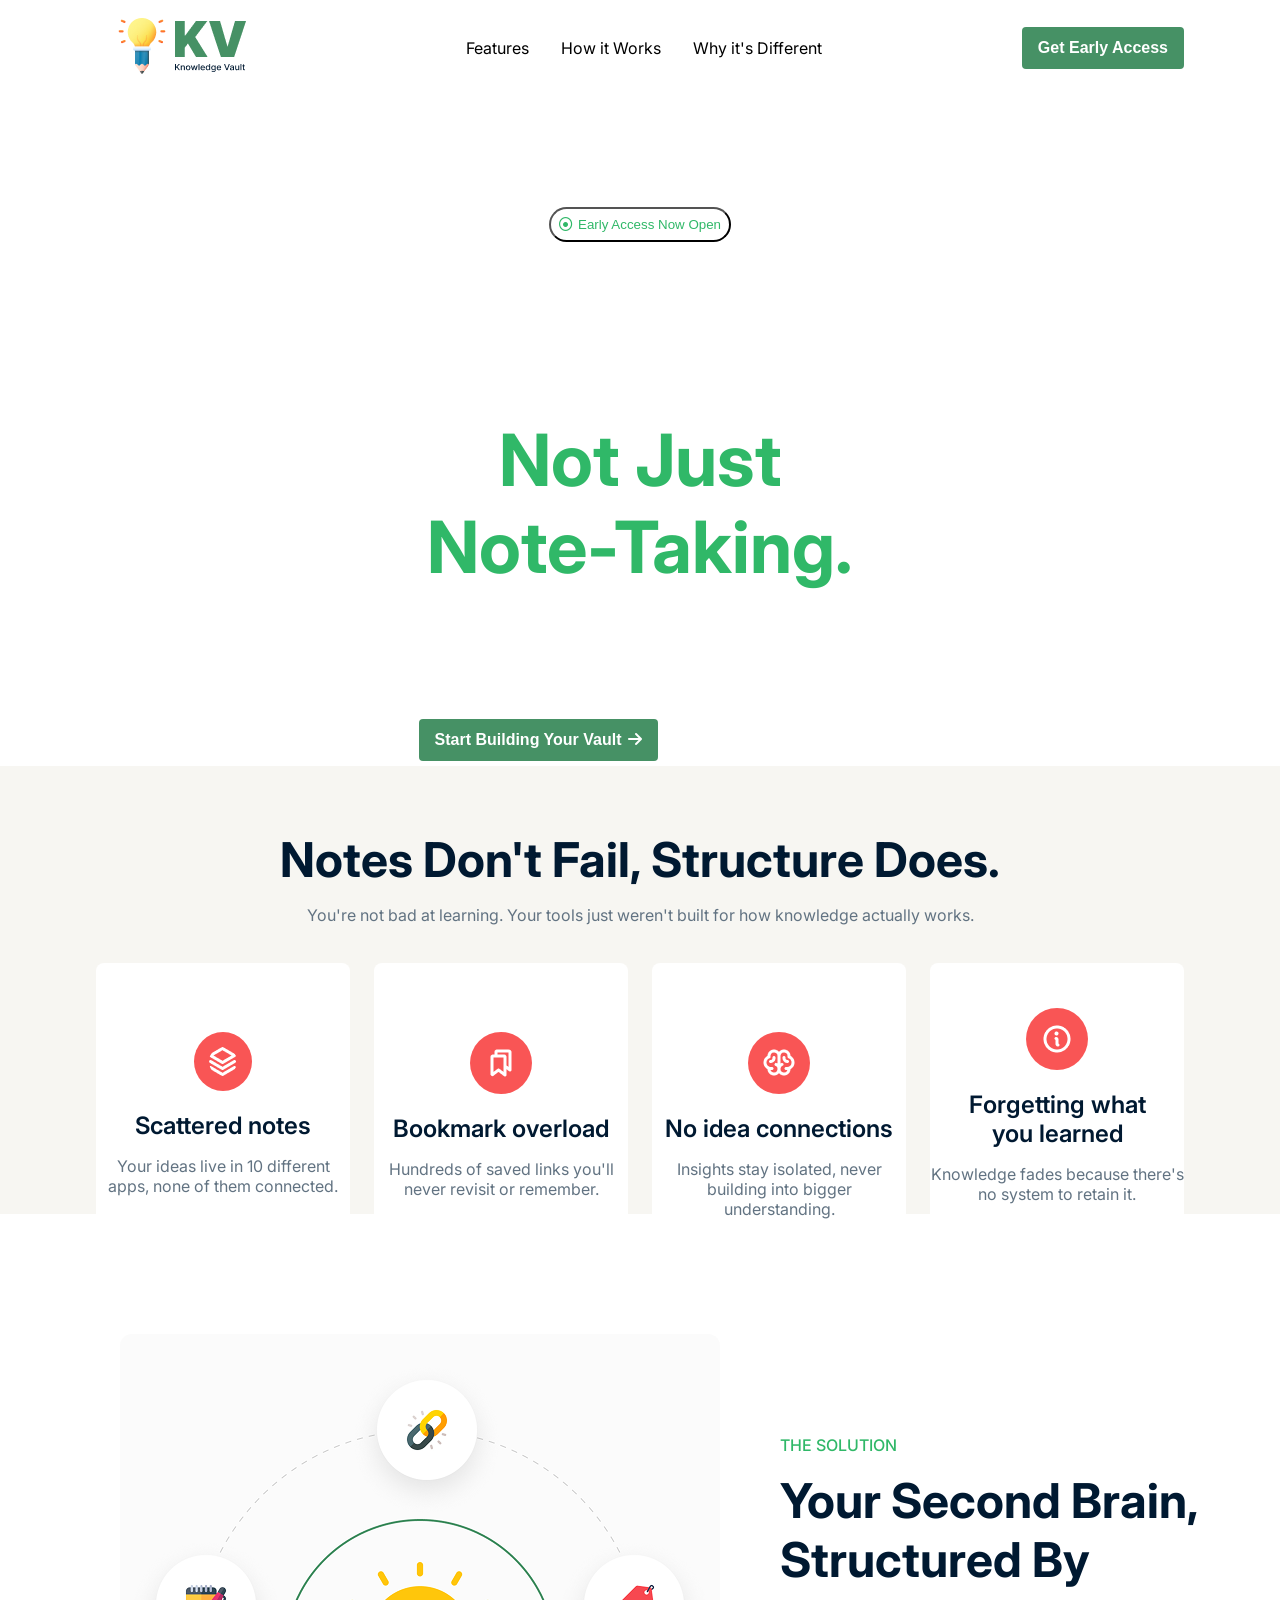
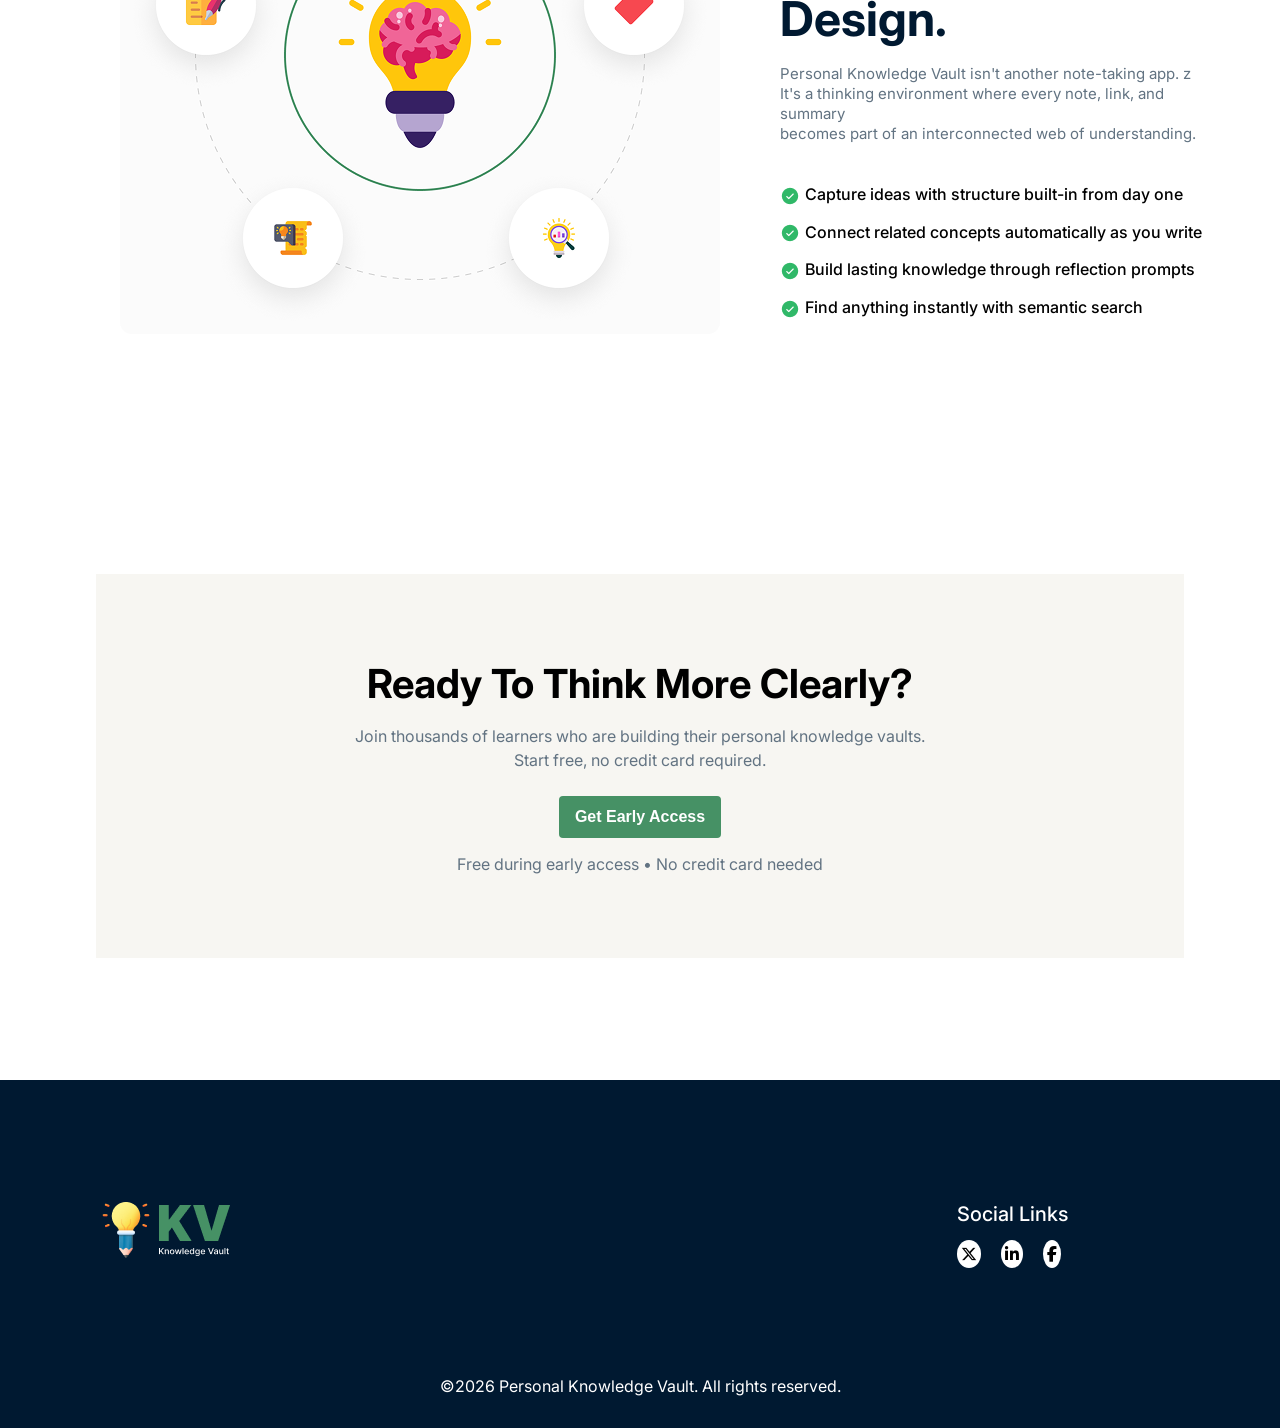
<file: index.html>
<!doctype html>
<html lang="en">
  <head>
    <meta charset="UTF-8" />
    <meta name="viewport" content="width=device-width, initial-scale=1.0" />
    <title>Knowledge Vault</title>

    <link rel="preconnect" href="https://fonts.googleapis.com" />
    <link rel="preconnect" href="https://fonts.gstatic.com" crossorigin />
    <head>
      <link
        rel="stylesheet"
        href="https://cdnjs.cloudflare.com/ajax/libs/font-awesome/6.5.0/css/all.min.css"
      />
    </head>
    <link
      href="https://fonts.googleapis.com/css2?family=Inter:ital,opsz,wght@0,14..32,100..900;1,14..32,100..900&display=swap"
      rel="stylesheet"
    />
    <link rel="stylesheet" href="./styles/style.css" />
  </head>
  <body class="inter-font">
    <header>
      <nav class="container">
        <div class="logo">
          <a href=""><img src="./assets/logo-navbar.png" alt="" /></a>
        </div>
        <div>
          <ul class="menu">
            <li><a href="">Features</a></li>
            <li><a href="">How it Works</a></li>
            <li><a href="">Why it's Different</a></li>
          </ul>
        </div>
        <div>
          <button class="btn">Get Early Access</button>
        </div>
      </nav>
    </header>
    <section id="banner">
      <div class="banner-heading">
        <button class="early-btn">
          <i class="fa-regular fa-circle-dot"></i>Early Access Now Open
        </button>
        <h1 class="structure">Structured Thinking,</h1>
        <h1><span class="note">Not Just Note-Taking.</span></h1>
        <p>
          A private space to store notes, links, and learning summaries —
          designed to <br />help you think clearly, connect ideas, and turn
          learning into long-term knowledge.
        </p>

        <div class="double-btn">
          <button class="start-btn , btn">
            Start Building Your Vault<i class="fa-solid fa-arrow-right"></i>
          </button>
          <button class="see-btn">
            <i class="fa-solid fa-caret-right"></i>See How It Works
          </button>
        </div>
      </div>
    </section>
    <section class="card-section">
      <div class="container , card-subject">
        <div class="card-description">
          <h2>Notes Don't Fail, Structure Does.</h2>
          <p>
            You're not bad at learning. Your tools just weren't built for how
            knowledge actually works.
          </p>
        </div>
        <div class="card-group">
          <div class="card">
            <img src="./assets/Vector.png" alt="" />
            <h3>Scattered notes</h3>
            <p>Your ideas live in 10 different apps, none of them connected.</p>
          </div>
          <div class="card">
            <img src="./assets/Bookmarks.png" alt="" />
            <h3>Bookmark overload</h3>
            <p>Hundreds of saved links you'll never revisit or remember.</p>
          </div>
          <div class="card">
            <img src="./assets/Brain.png" alt="" />
            <h3>No idea connections</h3>
            <p>
              Insights stay isolated, never building into bigger understanding.
            </p>
          </div>
          <div class="card , info">
            <img src="./assets/Info.png" alt="" />
            <h3>Forgetting what <br />you learned</h3>
            <p>Knowledge fades because there's no system to retain it.</p>
          </div>
        </div>
      </div>
    </section>
    <section id="solution">
      <div class="container , information">
        <div class="brain-image">
          <img src="./assets/knowledge.png" alt="" />
        </div>
        <div class="information-box">
          <div class="box1">
            <h5>THE SOLUTION</h5>
            <h2>Your Second Brain,<br />Structured By Design.</h2>
            <p>
              Personal Knowledge Vault isn't another note-taking app. z
              <br />It's a thinking environment where every note, link, and
              summary <br />
              becomes part of an interconnected web of understanding.
            </p>
          </div>
          <div class="box2">
            <ul>
              <li>
                <img src="./assets/CheckCircle.png" alt="" />Capture ideas with
                structure built-in from day one
              </li>
              <li>
                <img src="./assets/CheckCircle.png" alt="" />Connect related
                concepts automatically as you write
              </li>
              <li>
                <img src="./assets/CheckCircle.png" alt="" />Build lasting
                knowledge through reflection prompts
              </li>
              <li>
                <img src="./assets/CheckCircle.png" alt="" />Find anything
                instantly with semantic search
              </li>
            </ul>
          </div>
        </div>
      </div>
    </section>
    <section id="ready">
      <div class="container">
        <div class="think">
          <h2>Ready To Think More Clearly?</h2>
          <p>
            Join thousands of learners who are building their personal knowledge
            vaults. <br />
            Start free, no credit card required.
          </p>
        </div>
        <div class="early-access">
          <button class="btn">Get Early Access</button>
          <p>Free during early access &bull; No credit card needed</p>
        </div>
      </div>
    </section>
    <footer id="social">
      <div class="container">
        <div class="link">
          <div class="logo">
            <a href=""><img src="./assets/logo-footer.png" alt="" /></a>
          </div>
          <div class="social-link">
            <p>Social Links</p>
            <ul class="social-media">
              <li>
                <a href="#"><i class="fa-brands fa-x-twitter"></i></a>
              </li>
              <li>
                <a href="#"><i class="fa-brands fa-linkedin-in"></i></a>
              </li>
              <li>
                <a href="#"><i class="fa-brands fa-facebook-f"></i></a>
              </li>
            </ul>
          </div>
        </div>
        <div class="copyright">
          <p>&copy;2026 Personal Knowledge Vault. All rights reserved.</p>
        </div>
      </div>
    </footer>
  </body>
</html>
</file>
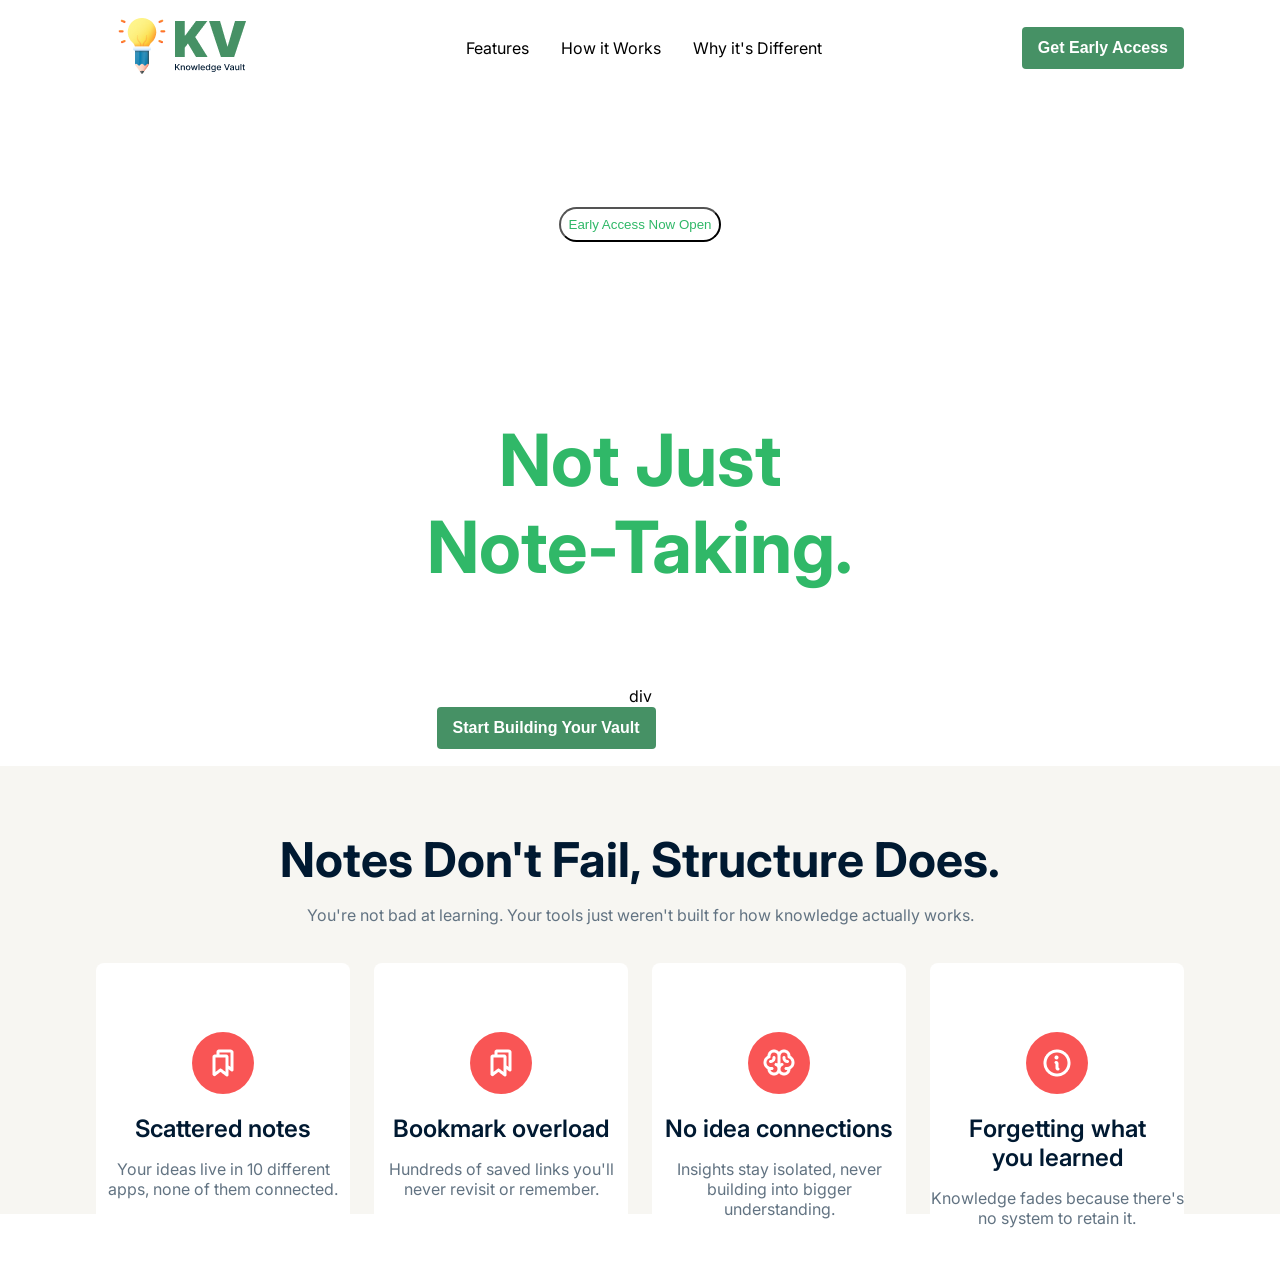
<file: UI/index.html>
<!doctype html>
<html lang="en">
  <head>
    <meta charset="UTF-8" />
    <meta name="viewport" content="width=device-width, initial-scale=1.0" />
    <title>Knowledge Vault</title>
    <link rel="stylesheet" href="styles.css" />
    <link rel="preconnect" href="https://fonts.googleapis.com" />
    <link rel="preconnect" href="https://fonts.gstatic.com" crossorigin />
    <link
      href="https://fonts.googleapis.com/css2?family=Inter:ital,opsz,wght@0,14..32,100..900;1,14..32,100..900&display=swap"
      rel="stylesheet"
    />
  </head>
  <body class="inter-font">
    <header>
      <nav class="container">
        <div class="logo">
          <img src="../assets/logo-navbar.png" alt="" />
        </div>
        <div>
          <ul class="menu">
            <li><a href="">Features</a></li>
            <li><a href="">How it Works</a></li>
            <li><a href="">Why it's Different</a></li>
          </ul>
        </div>
        <div>
          <button class="btn">Get Early Access</button>
        </div>
      </nav>
    </header>
    <section id="banner">
      <div class="banner-heading">
        <button class="early-btn">Early Access Now Open</button>
        <h1 class="structure">Structured Thinking,</h1>
        <h1><span class="note">Not Just Note-Taking.</span></h1>
        <p>
          A private space to store notes, links, and learning summaries —
          designed to <br />help you think clearly, connect ideas, and turn
          learning into long-term knowledge.
        </p>
        div
        <div class="double-btn">
          <button class="start-btn , btn">Start Building Your Vault</button>
          <button class="see-btn">See How It Works</button>
        </div>
      </div>
    </section>
    <section class="card-section">
           <div class="container , card-subject ">
               <div class="card-description">
                <h2>Notes Don't Fail, Structure Does.</h2>
                <p>You're not bad at learning. Your tools just weren't built for how knowledge actually works.</p>
               </div>
               <div class="card-group">
                <div class="card">
                  <img src="../assets/Bookmarks.png" alt="">
                  <h3>Scattered notes</h3>
                  <p>Your ideas live in 10 different apps, none of them connected.</p>
                </div>
                <div class="card">
                  <img src="../assets/Bookmarks.png" alt="">
                  <h3>Bookmark overload</h3>
                  <p>Hundreds of saved links you'll never revisit or remember.</p>
                </div>
                <div class="card">
                  <img src="../assets/Brain.png" alt="">
                  <h3>No idea connections</h3>
                  <p>Insights stay isolated, never building into bigger understanding.</p>
                </div>
                <div class="card">
                  <img src="../assets/Info.png" alt="">
                  <h3>Forgetting what <br>you learned</h3>
                  <p>Knowledge fades because there's no system to retain it.</p>
                </div>
               </div>
           </div>
    </section>

    <footer></footer>
  </body>
</html>
</file>
<file: styles/style.css>
* {
  margin: 0px;
  padding: 0px;
  box-sizing: border-box;
  max-width: 1600px;
}
/* ...........shared style .........*/

.inter-font {
  font-family: "Inter", sans-serif;
  font-optical-sizing: auto;
}
.container {
  width: 85%;
  max-width: 1360px;
  margin: 0 auto;
}
.btn {
  background-color: #469165;
  border: none;
  padding: 12px 16px;
  border-radius: 4px;
  font-size: 16px;
  font-weight: 600;
  color: white;
}
.btn:hover {
  background-color: white;
  color: #469165;
  border: 2px solid #469165;
  cursor: pointer;
}
/* ............Nav.................... */
header {
  max-width: 100%;
  height: 92px;
}
header .container {
  display: flex;
  justify-content: space-between;
  align-items: center;
}
.menu {
  display: flex;
  gap: 32px;
}
header nav .logo img {
  width: 139px;
  height: 60px;
  margin: 16px;
}
ul li {
  list-style: none;
}
ul li a {
  text-decoration: none;
  font-size: 16px;
  color: #000000;
}
.menu li a:hover {
  color: #469165;
}

/* ...........Banner......... */

#banner {
  background: linear-gradient(#11273c1f), url(../assets/hero-bg.png);
  background-size: cover;
  background-position: center;
  background-repeat: no-repeat;
  width: 100%;
  height: 674px;
}
.banner-heading {
  padding: 115px 415px 179px;
  text-align: center;
}
.banner-heading .early-btn {
  background-color: #ffffff;
  color: #30b868;
  border-radius: 1000px;
  padding: 8px;
}
.banner-heading .early-btn i {
  margin-right: 6px;
}
.banner-heading .early-btn:hover {
  background-color: #469165;
  color: white;
  cursor: pointer;
}
.banner-heading .structure {
  color: white;
  font-weight: bold;
  font-size: 72px;
}
.banner-heading .note {
  color: #30b868;
  font-weight: bold;
  font-size: 72px;
}
.banner-heading p {
  color: #ffffff;
  font-size: 18px;
  font-weight: 400;
  line-height: 24px;
}
.double-btn {
  margin-top: 32px;
}

.double-btn .start-btn {
  margin-right: 16px;
}
.double-btn .start-btn i {
  margin-left: 6px;
}
.banner-heading .see-btn {
  color: #ffffff;
  font-size: 16px;
  font-weight: 600;
  background-color: transparent;
  border: 1px solid white;
  padding: 12px 16px;
  border-radius: 4px;
  color: white;
}
.banner-heading .see-btn i {
  margin-right: 8px;
}
.banner-heading .see-btn:hover {
  color: #469165;
  background-color: white;
  cursor: pointer;
}

/* ...........card............. */

.card-section {
  background-color: #f7f6f2;
  height: 448px;
}
.card-description {
  padding-top: 64px;
  margin: 0 auto;
  text-align: center;
}
.card-description h2 {
  font-size: 48px;
  color: #001931;
  font-weight: bold;
  margin-bottom: 16px;
}
.card-description p {
  color: #627382;
  font-size: 16px;
  line-height: 20px;
  font-weight: 400;
  margin-bottom: 38px;
}
.card-section .card-subject .card-group {
  display: flex;
  justify-content: space-between;
  gap: 24px;
  align-items: flex-end;
}
.card-section .card-subject .card-group .card {
  background-color: #ffffff;
  width: 322px;
  height: 300px;
  text-align: center;
  border-radius: 8px;
}
.card img {
  padding: 15px;
  background-color: #f95555;
  border-radius: 50%;
  margin-top: 69px;
  margin-bottom: 16px;
}

.card-section .card-subject .card-group .card h3 {
  font-size: 24px;
  font-weight: 600;
  color: #001931;
  line-height: auto;
  margin-bottom: 16px;
}
.card-section .card-subject .card-group .card p {
  color: #627382;
  font-size: 16px;
  line-height: 20px;
  font-weight: 400;
}

.card img {
  padding: 15px;
  background-color: #f95555;
  border-radius: 50%;
}
.info img {
  margin-top: 45px;
}
/* ......................Solution......... */

#solution {
  height: 840px;
  background-color: #ffffff;
}
.information {
  display: flex;
  height: 600px;
  gap: 60px;
  margin: 120px;
}
.information-box {
  padding: 101px 0px;
}
.information .brain-image img {
  width: 600px;
  height: 600px;
}
.information-box .box1 h5 {
  color: #30b868;
  font-size: 16px;
  font-weight: 500;
  line-height: 20px;
  margin-bottom: 16px;
}
.information-box .box1 h2 {
  color: #001931;
  line-height: auto;
  font-size: 48px;
  font-weight: bold;
  margin-bottom: 16px;
}
.information-box .box1 p {
  color: #627382;
  line-height: 20px;
  font-size: 15px;
  font-weight: 400;
  margin-bottom: 40px;
}
.information-box .box2 ul li img {
  margin-right: 5px;
  vertical-align: middle;
}
.information-box .box2 ul li {
  margin-bottom: 16px;
  font-size: 16px;
  line-height: 20px;
  font-weight: 500;
}
/* ............Ready to think.................. */

#ready {
  height: 506px;
  background-color: #ffffff;
}
#ready .container {
  height: 384px;
  background-color: #f7f6f2;

  text-align: center;
  align-content: center;
}
#ready .container .think {
  margin-bottom: 24px;
}

#ready .container .think h2 {
  font-size: 40px;
  font-weight: bold;
  margin-bottom: 16px;
}
#ready .container .think p {
  font-size: 16px;
  font-weight: 400;
  line-height: 24px;
  color: #627382;
}
#ready .container .early-access {
}
#ready .container .early-access .btn {
  margin-bottom: 16px;
}
#ready .container .early-access p {
  font-size: 16px;
  font-weight: 400;
  line-height: 20px;
  color: #627382;
}
/* .............footer.......... */

#social {
  background-color: #001931;
  height: 348px;
  color: white;
}
#social .container .link {
  display: flex;
  justify-content: space-between;
  padding-top: 120px;
  padding-bottom: 80px;
}
#social .container .social-link {
  padding-right: 107px;
}
#social .container .social-link p {
  margin-bottom: 16px;
  font-size: 20px;
  font-weight: 500;
  line-height: 28px;
}

.social-link ul li a {
  color: #000000;
  background-color: white;
  border-radius: 50%;
  display: inline;
  padding: 4px;
  margin-right: 16px;
}
.social-link ul li {
  display: inline;
}
#social .copyright p {
  font-size: 16px;
  font-weight: 400;
  line-height: 24px;
  color: #ffffff;
  padding-top: 30px;
  text-align: center;
}
</file>
<file: UI/styles.css>
* {
  margin: 0px;
  padding: 0px;
  box-sizing: border-box;
  max-width: 1600px;
}
/* shared style */

.inter-font {
  font-family: "Inter", sans-serif;
  font-optical-sizing: auto;
}
.container {
  width: 85%;
  max-width: 1360px;
  margin: 0 auto;
  /* border: 1px solid red;; */
}
.btn {
  background-color: #469165;
  border: none;
  padding: 12px 16px;
  border-radius: 4px;
  font-size: 16px;
  font-weight: 600;
  color: white;
}
/* ................................ */
header {
  max-width: 100%;
  height: 92px;
  /* border: 1px solid red; */
}
header .container {
  display: flex;
  justify-content: space-between;
  align-items: center;
}
.menu {
  display: flex;
  gap: 32px;
}
header nav .logo img {
  width: 139px;
  height: 60px;
  margin: 16px;
}
ul li {
  list-style: none;
}
ul li a {
  text-decoration: none;
  font-size: 16px;
  color: #000000;
}

/* ...........Banner......... */

#banner {
  background: linear-gradient(#11273c1f), url(../assets/hero-bg.png);
  background-size: cover;
  background-position: center;
  background-repeat: no-repeat;
  width: 100%;
  height: 674px;
}
.banner-heading {
  padding: 115px 415px 179px;
  text-align: center;
}
.banner-heading .early-btn {
  background-color: #ffffff;
  color: #30b868;
  border-radius: 1000px;
  padding: 8px;
}
.banner-heading .structure {
  color: white;
  font-weight: bold;
  font-size: 72px;
}
.banner-heading .note {
  color: #30b868;
  font-weight: bold;
  font-size: 72px;
}
.banner-heading p {
  color: #ffffff;
  font-size: 18px;
  font-weight: 400;
  line-height: 24px;
}
.banner-heading .see-btn {
  color: #ffffff;
  font-size: 16px;
  font-weight: 600;
  background-color: transparent;
  border: 1px solid white;
  padding: 12px 16px;
  border-radius: 4px;
  color: white;
}
.double-btn .start-btn {
  margin-right: 16px;
}

/* ...........card............. */

.card-section {
  background-color: #f7f6f2;
  height: 448px;
  /* border:1px solid red */
}
.card-description {
  padding-top: 64px;
  margin: 0 auto;
  text-align: center;
}
.card-description h2 {
  font-size: 48px;
  color: #001931;
  font-weight: bold;
  margin-bottom: 16px;
}
.card-description p {
  color: #627382;
  font-size: 16px;
  line-height: 20px;
  font-weight: 400;
  margin-bottom: 38px;
}
.card-section .card-subject .card-group {
  display: flex;
  justify-content: space-between;
  gap: 24px;
  align-items: flex-end;
}
.card-section .card-subject .card-group .card {
  background-color: #ffffff;
  width: 322px;
  height: 300px;
  text-align: center;
  border-radius: 8px;
  /* border: 1px solid red; */
}
.card img {
  padding: 15px;
  background-color: #f95555;
  border-radius: 50%;
  margin-top: 69px;
  margin-bottom: 16px;
}

.card-section .card-subject .card-group .card h3 {
  font-size: 24px;
  font-weight: 600;
  color: #001931;
  line-height: auto;
  margin-bottom: 16px;
}
.card-section .card-subject .card-group .card p {
  color: #627382;
  font-size: 16px;
  line-height: 20px;
  font-weight: 400;
}

.card img {
  padding: 15px;
  background-color: #f95555;
  border-radius: 50%;
}
</file>
